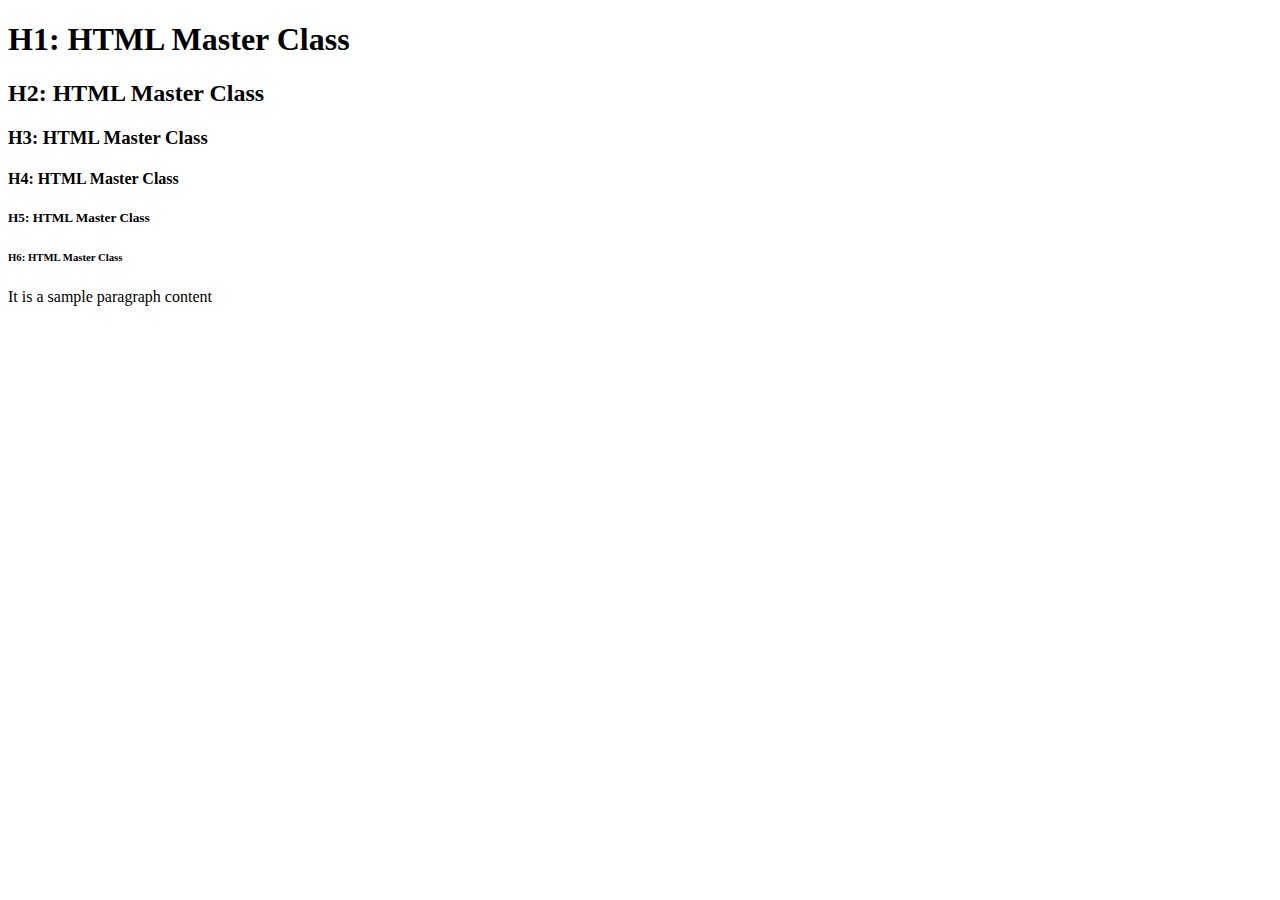
<file: Lec - 1/index.html>
<!DOCTYPE html>
<html>
    <head>
        <title>
            HTML/CSS Master class - lec-1 
        </title>
    </head>
    <body>
        <h1>H1: HTML Master Class </h1>
        <h2>H2: HTML Master Class</h2>
        <h3>H3: HTML Master Class</h3>
        <h4>H4: HTML Master Class</h4>
        <h5>H5: HTML Master Class</h5>
        <h6>H6: HTML Master Class</h6>
        <P> It is a sample paragraph content </P>
    </body>
</html>
</file>
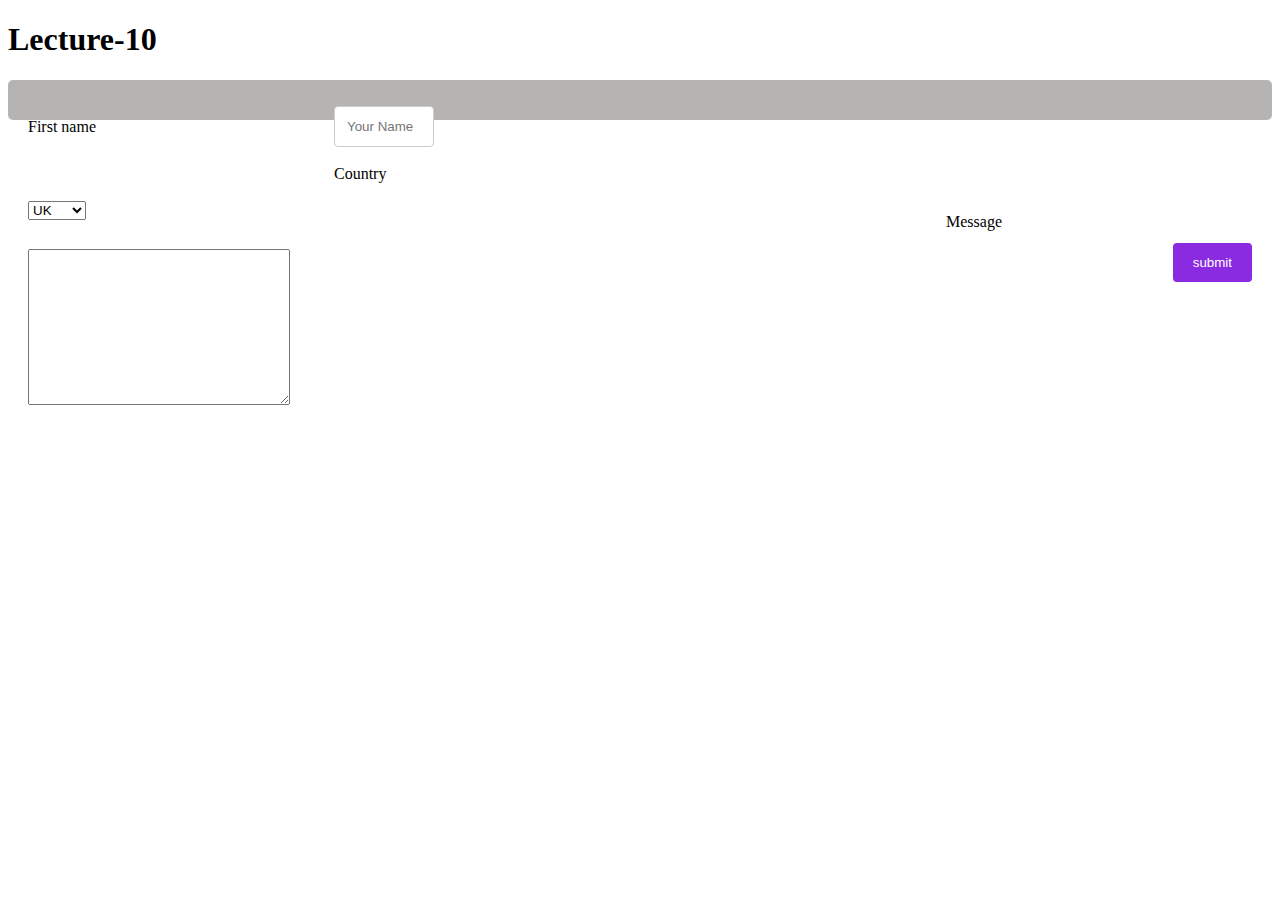
<file: Lec-10/index.html>
<!Doctype html>
<html>
    <head>
        <title>HTML / CSS Master class - Lecture 10 </title>
        <link rel="stylesheet" href="./main.css">
    </head>
    <body>
        <h1>Lecture-10</h1>

        <!-- Form -->
        <div class="container">
            <form>
                <div class="row">
                    <div class="col-25">
                        <label for="fname">First name</label>
                    </div>
                    <div class="col-75">
                        <input id="fname" type="text" name="fname" placeholder="Your Name">
                    </div>
                </div>

                <div class="row">
                    <div class="col-25">
                        <label for="country">Country</label>
                    </div>
                    <div class="col-75">
                        <select name="country" id="country">
                            <option value="UK">UK</option>
                            <option value="US">US</option>
                            <option value="korea">Korea</option>
                        </select>
                    </div>
                </div>

                <div class="row">
                    <div class="col-25">
                        <label for="message">Message</label>
                    </div>
                    <div class="col-75">
                        <textarea name="" id="" cols="30" rows="10"></textarea>
                    </div>
                </div>

                <div class="row">
                    <input type="button" value="submit">
                </div>

            </form>

        </div>
    </body>
</html>
</file>
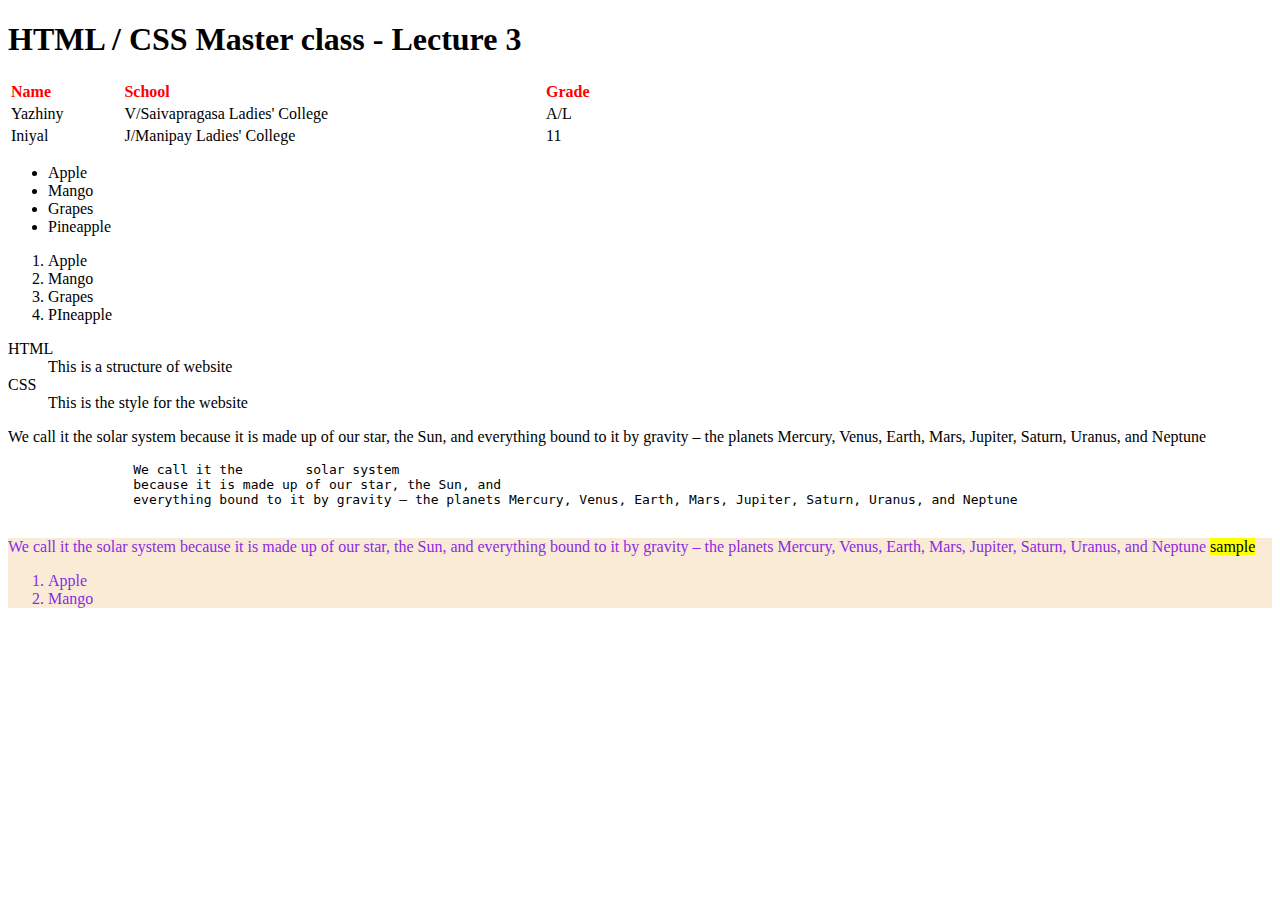
<file: Lec-3/index.html>
<!Doctype html>
<html>
    <head>
        <title> HTML / CSS Master class - Lecture 3 </title>

        <!-- External styling -->
        <link href="./main.css" rel="stylesheet"/>

        <link href="./Favicon.png"   rel="icon"/>

        <!-- internal styling -->
       <!--<style>
            .sample {
            color: blueviolet;
            background-color: antiquewhite;
            } 
        </style> -->
    </head>
    <body>
        <h1>HTML / CSS Master class - Lecture 3</h1>
        <table style="width: 50%;"> <!-- To create table -->
            <tr style="text-align: left; color: red;"> <!-- tr - Table row -->
                <th> Name </th> <!-- th - Table Head -->
                <th> School </th>
                <th> Grade </th>
            </tr>
            <tr>
                <td> Yazhiny </td> <!-- td - Table data -->
                <td> V/Saivapragasa Ladies' College </td>
                <td> A/L </td>
            </tr>
            <tr>
                <td> Iniyal </td>
                <td> J/Manipay Ladies' College </td>
                <td> 11 </td>
            </tr>
        </table>
        <!-- Ctrl + / => Short key for comment -->
        <!-- HTML Lists -->
            <!-- 1. Unordered list -->
            <ul>
                <li>Apple</li>
                <li>Mango</li>
                <li>Grapes</li>
                <li>Pineapple</li>
            </ul>

            <!-- 2.ordered list -->
            <ol>
                <li>Apple</li>
                <li>Mango</li>
                <li>Grapes</li>
                <li>PIneapple</li>
            </ol>

            <!-- 3.Description list -->
            <dl>
                <dt>HTML</dt>    <!-- dt => Description table -->
                <dd>This is a structure of website</dd>  <!-- dd => Description data -->
                <dt>CSS</dt>
                <dd>This is the style for the website </dd>
            </dl>

           
            <p> 
                We call it the        solar system 
                because it is made up of our star, the Sun, and 
                everything bound to it by gravity – the planets Mercury, Venus, Earth, Mars, Jupiter, Saturn, Uranus, and Neptune
            </p>

             <!-- pre tag -->
            <pre>
                We call it the        solar system 
                because it is made up of our star, the Sun, and 
                everything bound to it by gravity – the planets Mercury, Venus, Earth, Mars, Jupiter, Saturn, Uranus, and Neptune
            </pre>

            <!-- HTML block element & inline elements -->
            <div class="sample">     <!-- div is used as a container for other HTML elements -->
                <p> 
                    We call it the solar system because it is made up of our star, the Sun, and everything bound to it by gravity – the planets Mercury, Venus, Earth, Mars, Jupiter, Saturn, Uranus, and Neptune
                    <mark>sample</mark>
                    <ol>
                        <li>Apple</li>
                        <li>Mango</li>
                    </ol>
                </p>
            </div>    
    </body>
</html>
</file>
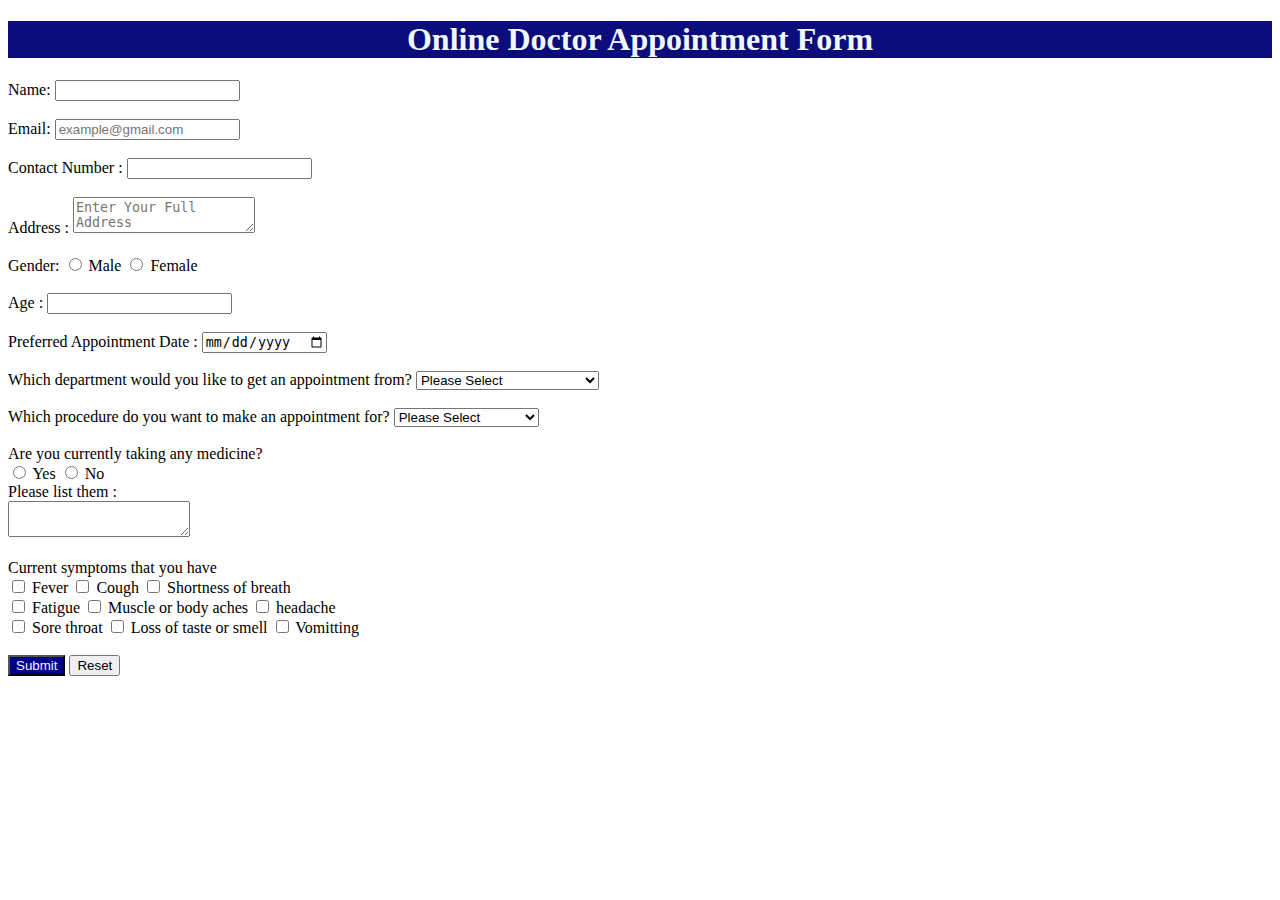
<file: Lec-4/index.html>
<!Doctype html>
<html>
    <head>
        <title>HTML CSS Master class - Lecture 4</title>
    </head>
    <body>
        <h1 style="color: aliceblue; background-color: rgba(2, 2, 117, 0.961);" > <center> Online Doctor Appointment Form </center> </h1>

        <!-- HTML Forms -->
        <form>
            <label for="name">Name:</label>
            <input type="text" id="name" name="name" ><br><br>
            
            <label for="email">Email:</label>
            <input type="email" id="email" name="email" placeholder="example@gmail.com"><br><br>

            <label for="number">Contact Number : </label>
            <input type="text" id="number" name="number"><br><br>

            <label for="address">Address : </label>
            <textarea name="address" id="address" placeholder="Enter Your Full Address"></textarea><br><br>

            <label for="gender">Gender: </label>
            <input type="radio" id="male" name="male" value="male">
            <label for="male">Male</label>
            <input type="radio" id="Female" name="Female" value="Female">
            <label for="Female">Female</label><br><br>

            <label for="age">Age : </label>
            <input type="number" step="1" id="age" name="age"><br><br>

            <label for="date">Preferred Appointment Date : </label>
            <input type="date" id="date" name="date"><br><br>
             
            <!-- Drop down  -->
            <label for="department">Which department would you like to get an appointment from? </label>
            <select name="department" id="department">
                <option>Please Select</option>
                <option value="emergency">Emergency Department</option>
                <option value="internal medi">Internal Madicine</option>
                <option value="surgery">Surgery</option>
                <option value="obstetrics">Obstetrics and Gynecology</option>
                <option value="pediarics">Pediartics</option>
            </select><br><br>

            <label for="procedure">Which procedure do you want to make an appointment for? </label>
            <select name="procedure" id="procedure">
                <option>Please Select</option>
                <option value="mediexam">Medical Examination</option>
                <option value="checkup">Check-up</option>
                <option value="doctorcheck">Doctor check</option>
                <option value="result">Result Analysis</option>
            </select><br><br>

            <label for="medicine">Are you currently taking any medicine? </label><br>
            <input type="radio" id="yes" name="yes" value="yes">
            <label for="yes">Yes</label>
            <input type="radio" id="no" name="no" value="no">
            <label for="no">No</label><br>

            <label for="list">Please list them : </label><br>
            <textarea name="list" id="list"></textarea><br><br>
             
            <!-- check box -->
            <label for="symptoms">Current symptoms that you have </label><br>
            <input type="checkbox" id="fever" name="fever">
            <label for="fever">Fever</label>
            <input type="checkbox" id="cough" name="cough">
            <label for="cough">Cough</label>
            <input type="checkbox" id="breath" name="breath">
            <label for="breath">Shortness of breath</label><br>
            <input type="checkbox" id="fatigue" name="fatigue">
            <label for="fatigue">Fatigue</label>
            <input type="checkbox" id="aches" name="aches">
            <label for="aches">Muscle or body aches</label>
            <input type="checkbox" id="headache" name="headache">
            <label for="headache">headache</label><br>
            <input type="checkbox" id="sore" name="sore">
            <label for="sore">Sore throat</label>
            <input type="checkbox" id="taste" name="taste">
            <label for="taste"> Loss of taste or smell</label>
            <input type="checkbox" id="vomitting" name="vomitting">
            <label for="vomitting">Vomitting</label><br><br>

            <input type="submit" value="Submit" style="color: whitesmoke; background-color:darkblue;">
            <button type="reset" value="reset" co>Reset</button>
            

        </form>
    </body>
</html>
</file>
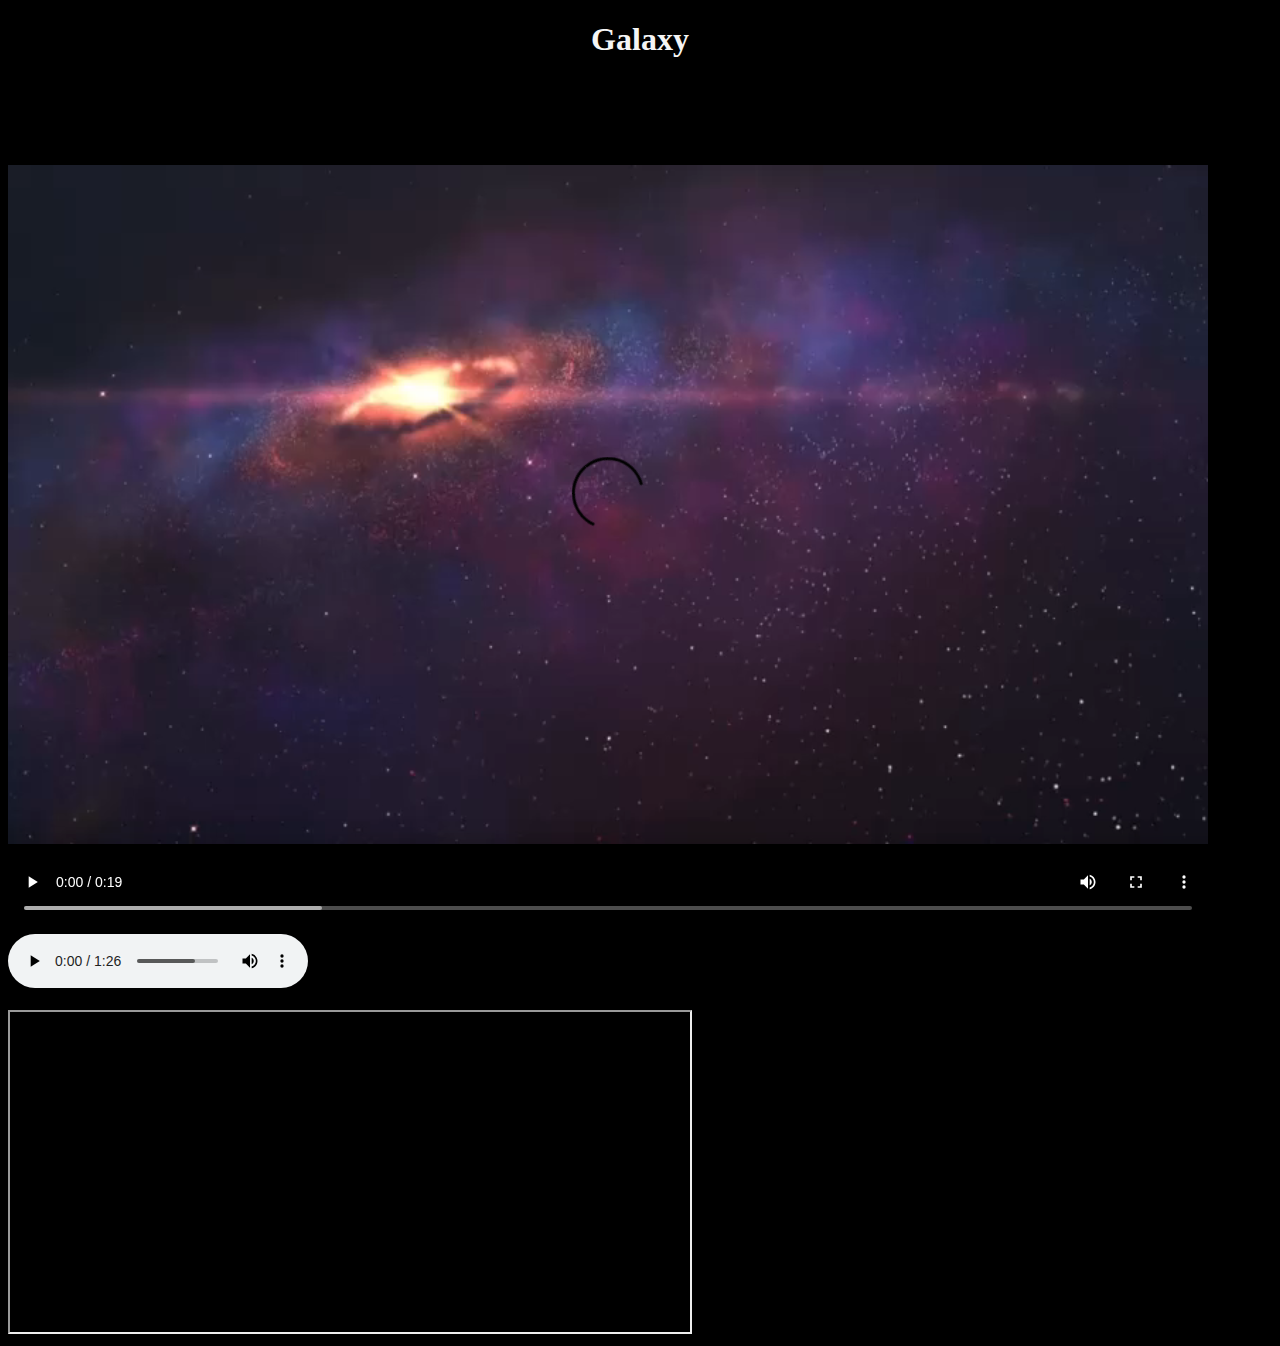
<file: Lec-5/index.html>
<!Doctype html>
<html>
    <head>
        <title> HTML / CSS Master class - Lectur 5</title>
        <style>
            h1{ color: whitesmoke;}
            body {background-color: black;}
        </style>
    </head>

    <body>
        <center><h1> Galaxy </h1></center>

        <video width="1200" height="850" controls>
        <source src="./Assets/Galaxy.mp4" type="video/mp4">
        </video> 

        <audio controls autoplay>
            <source src="./Assets/Galaxy.mp3">
        </audio><br><br>

        <!-- HTML Iframes -->
        <iframe src="https://www.programiz.pro/" title="programiz iframe" height="320" width="680">
        </iframe>

    </body>
</html>
</file>
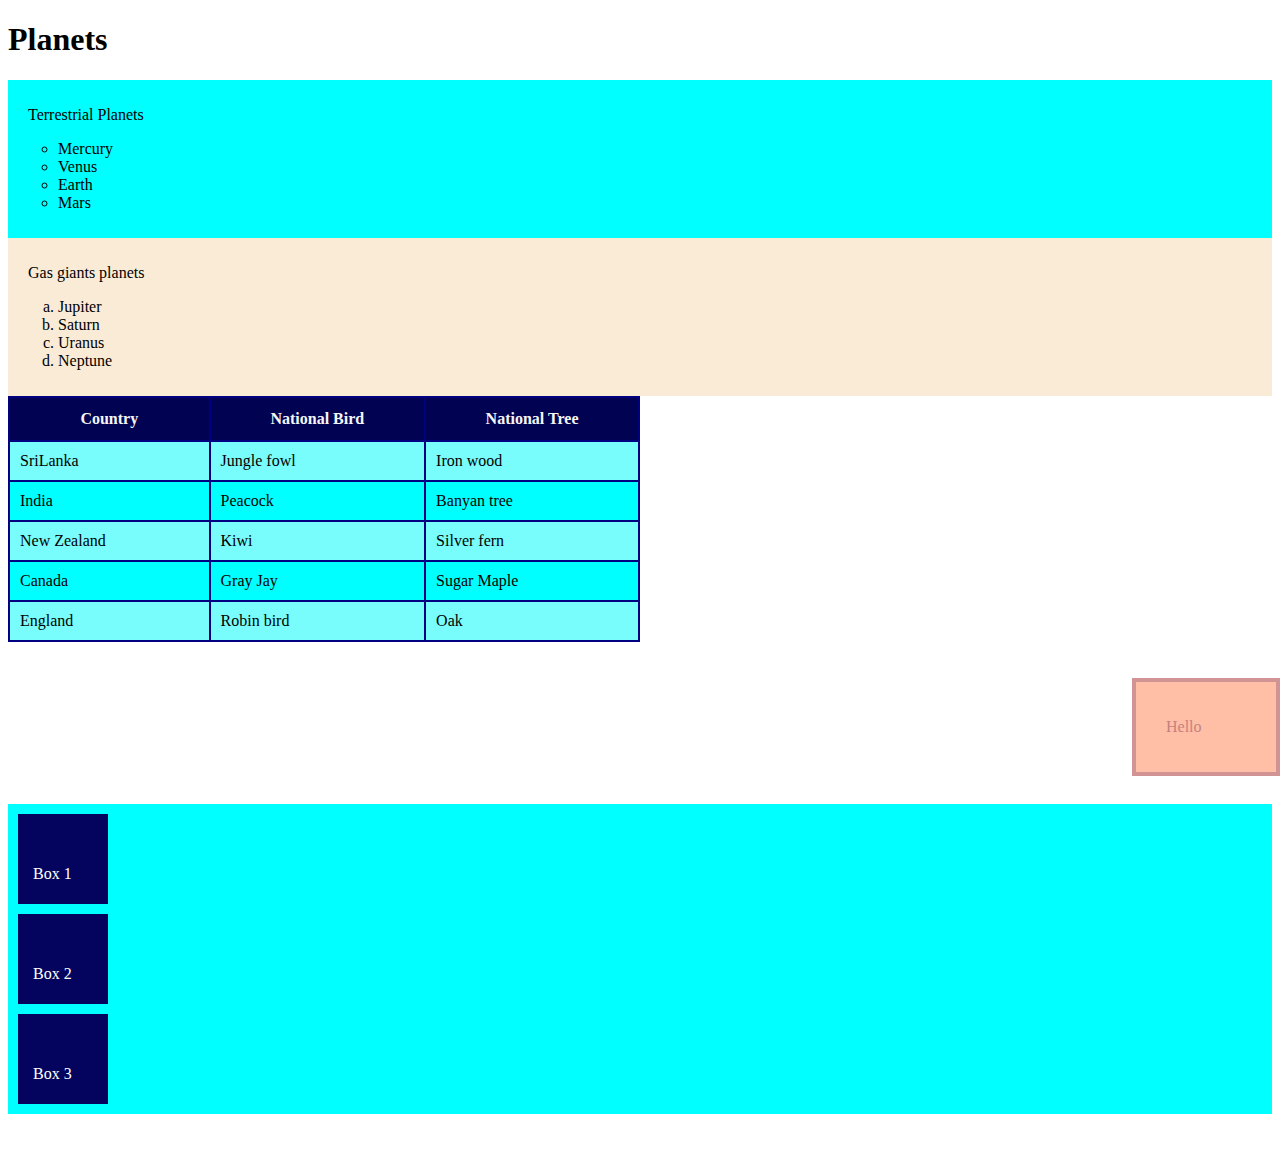
<file: Lec-8/index.html>
<!DOCTYPE html>
<html>
    <head>
        <title> HTML / CSS Master class - Lecture 8 </title>
        <link rel="stylesheet" href="./main.css">
    </head>

    <body>
        <h1>Planets</h1>

        <!-- List Style -->
        <div id="ul">
            <p> Terrestrial Planets</p>
            <ul class="list1">
                <li>Mercury</li>
                <li>Venus</li> 
                <li>Earth</li>
                <li>Mars</li>
            </ul>
        </div>
        <div id="ol">
            <p>Gas giants planets</p>
            <ol class="list2">
                <li>Jupiter</li>
                <li>Saturn</li>
                <li>Uranus</li>
                <li>Neptune</li>
            </ol>
        </div>

        <!-- Table Style -->
        <table class="country">
            <tr>
                <th>Country</th>
                <th>National Bird</th>
                <th>National Tree</th>
            </tr>

            <tr>
                <td>SriLanka</td>
                <td>Jungle fowl</td>
                <td>Iron wood</td>
            </tr>

            <tr>
                <td>India</td>
                <td>Peacock</td>
                <td>Banyan tree</td>
            </tr>

            <tr>
                <td>New Zealand</td>
                <td>Kiwi</td>
                <td>Silver fern</td>
            </tr>

            <tr>
                <td>Canada</td>
                <td>Gray Jay</td>
                <td>Sugar Maple</td>
            </tr>

            <tr>
                <td>England</td>
                <td>Robin bird</td>
                <td>Oak</td>
            </tr>

        </table>

        <br><br>

        <!-- Position -->
        <div class="position">
             <p>Hello</p>
        </div>

        <br><br><br><br><br><br><br>

        <div class="flex-box">
            <div class="box1">
                <p>Box 1</p>
            </div>
            <div class="box2">
                <p>Box 2</p>
            </div>
            <div class="box3">
                <p>Box 3</p>
            </div>
        </div>

        <br><br>

    </body>
</html>
</file>
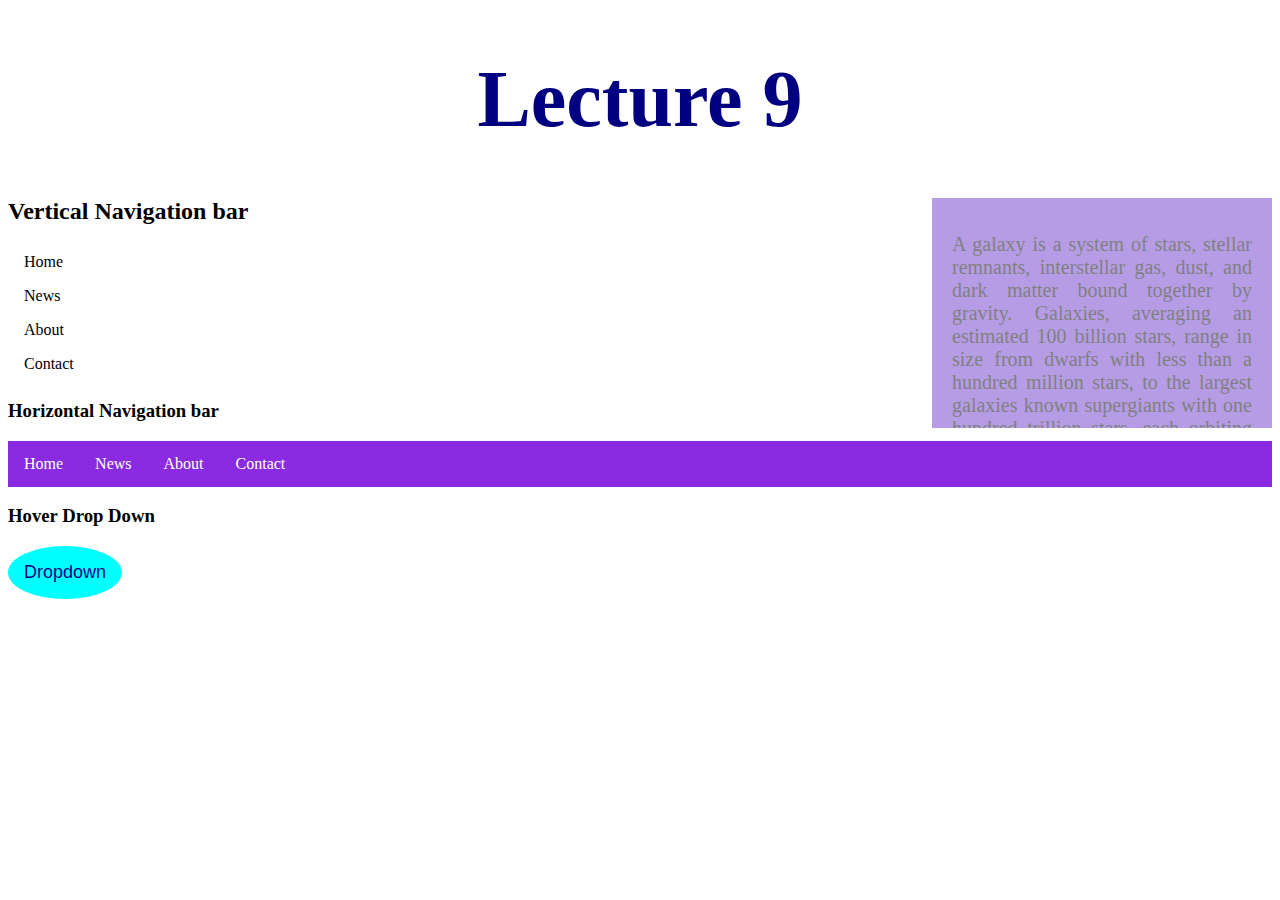
<file: Lec-9/index.html>
<!Doctype html>
<html>
    <head>
        <title> HTML / CSS Master class - Lecture 9</title>
        <link rel="stylesheet" href="./main.css">
        <link rel="stylesheet" href="https://fonts.googleapis.com/css?family=Sofia&effect=neon|outline|emboss|shadow-multiple">
    </head>
    <body>
        <h1 class="font-effect-neon">Lecture 9</h1>

        <!-- over flow  -->
        <div class="overflow-div">
            <p> 
                A galaxy is a system of stars, stellar remnants, interstellar gas, dust, and dark matter bound together by gravity.
                Galaxies, averaging an estimated 100 billion stars, range in size from dwarfs with less than a hundred million stars,
                to the largest galaxies known supergiants with one hundred trillion stars, each orbiting its galaxy's center of mass. 
                Most of the mass in a typical galaxy is in the form of dark matter, with only a few percent of that mass visible in the 
                form of stars and nebulae. Supermassive black holes are a common feature at the centres of galaxies.
            </p>
        </div>
            
        <!-- Navigation bar -->
        <h2> Vertical Navigation bar </h2>
        <ul class="vertical">
            <li><a href="#home">Home</a></li>
            <li><a href="#news">News</a></li>
            <li><a href="#about">About</a></li>
            <li><a href="#contact">Contact</a></li>
        </ul>

        <h3> Horizontal Navigation bar </h3>
        <ul class="horizontal">
            <li><a href="#home">Home</a></li>
            <li><a href="#news">News</a></li>
            <li><a href="#about">About</a></li>
            <li><a href="#contact">Contact</a></li>
        </ul>
        
        <!-- Drop down -->
        <h3> Hover Drop Down </h3>
        <div class="dropdown">
            <button class="dropdown-btn">Dropdown</button>
            <div class="dropdown-content">
                <a href="">link 1</a>
                <a href="">link 2</a>
                <a href="">link 3</a>
                <a href="">link 4</a>
            </div>
            
        </div>
    </body>
</html>
</file>
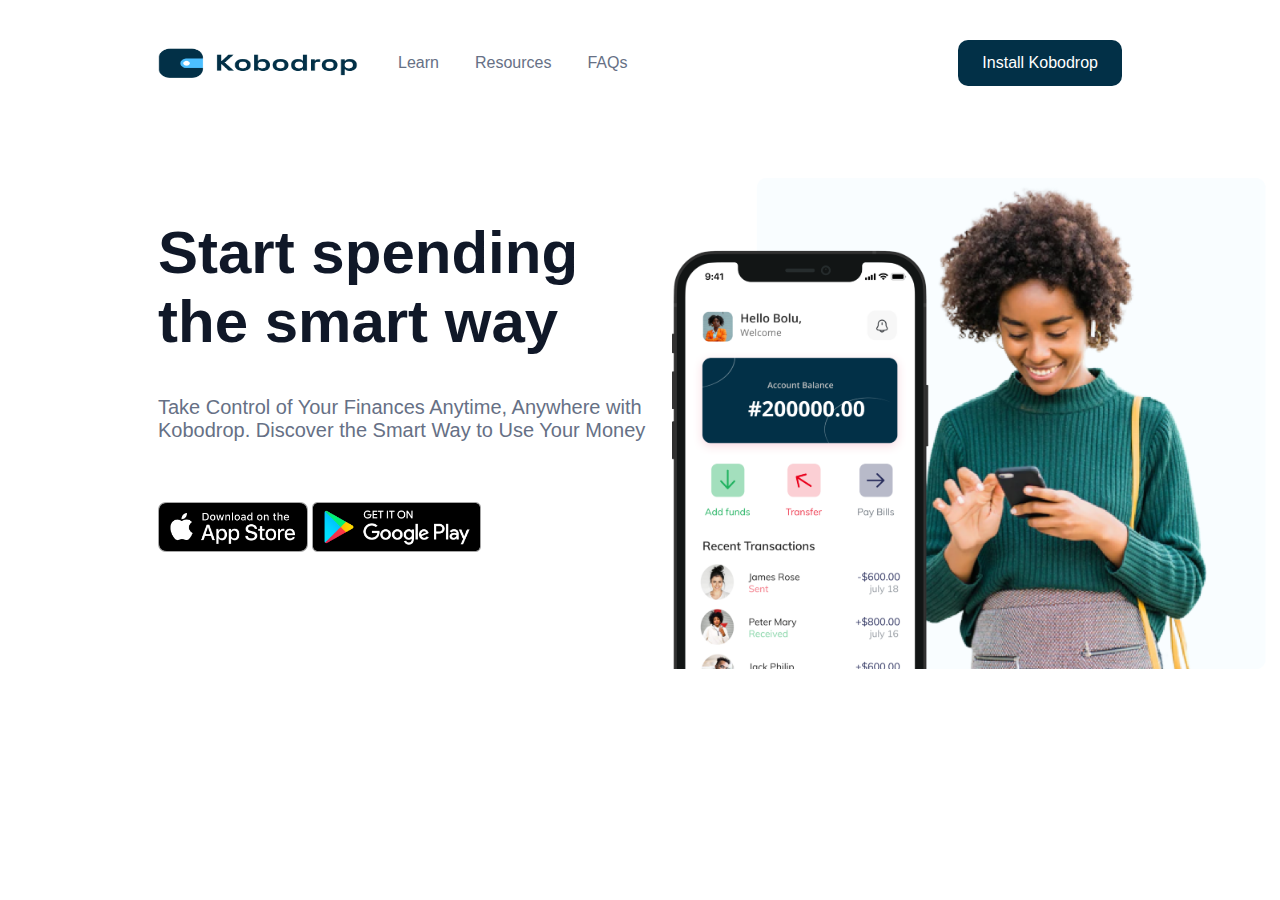
<file: website/index.html>
<!Doctype html>
<html>
    <head>
        <title>
            HTML / CSS Master class - Lecture 11
        </title>
        <link rel="stylesheet" href="./css/main.css">
    </head>
    <body>
        <!-- Navigation bar -->
        <nav class="navbar">
            <div class="nav-left">           
                <img class="nav-logo" src="./images/logo.png" alt="logo"/>
                <div class="nav-links">
                    <a href="#learn">
                        <p>Learn</p>
                    </a>

                    <a href="#resources">
                        <p>Resources</p>
                    </a>

                    <a href="#faq">
                        <p>FAQs</p>
                    </a>
                </div>
            </div>
            <div class="nav-right">
                    Install Kobodrop
            </div>

        </nav>
        <!-- Hero section -->
        <section class="hero">
            <div class="hero-content">
                <h1 class="hero-heading">Start spending the smart way</h1>
                <p class="hero-subheading">
                    Take Control of Your Finances Anytime, Anywhere with Kobodrop. Discover the Smart Way to Use Your Money
                </p>
                <div class="hero-app">
                    <img src="./images/app store.png" alt="App Store" />
                    <img src="./images/play store.png" alt="Google Play">
                </div>
            </div>
            <div class="hero-img">
                <img src="./images/hero.png" alt="Hero">
            </div>
        </section>

        <!-- Product -->
        <section class="product">

        </section>
    </body>
</html>
</file>
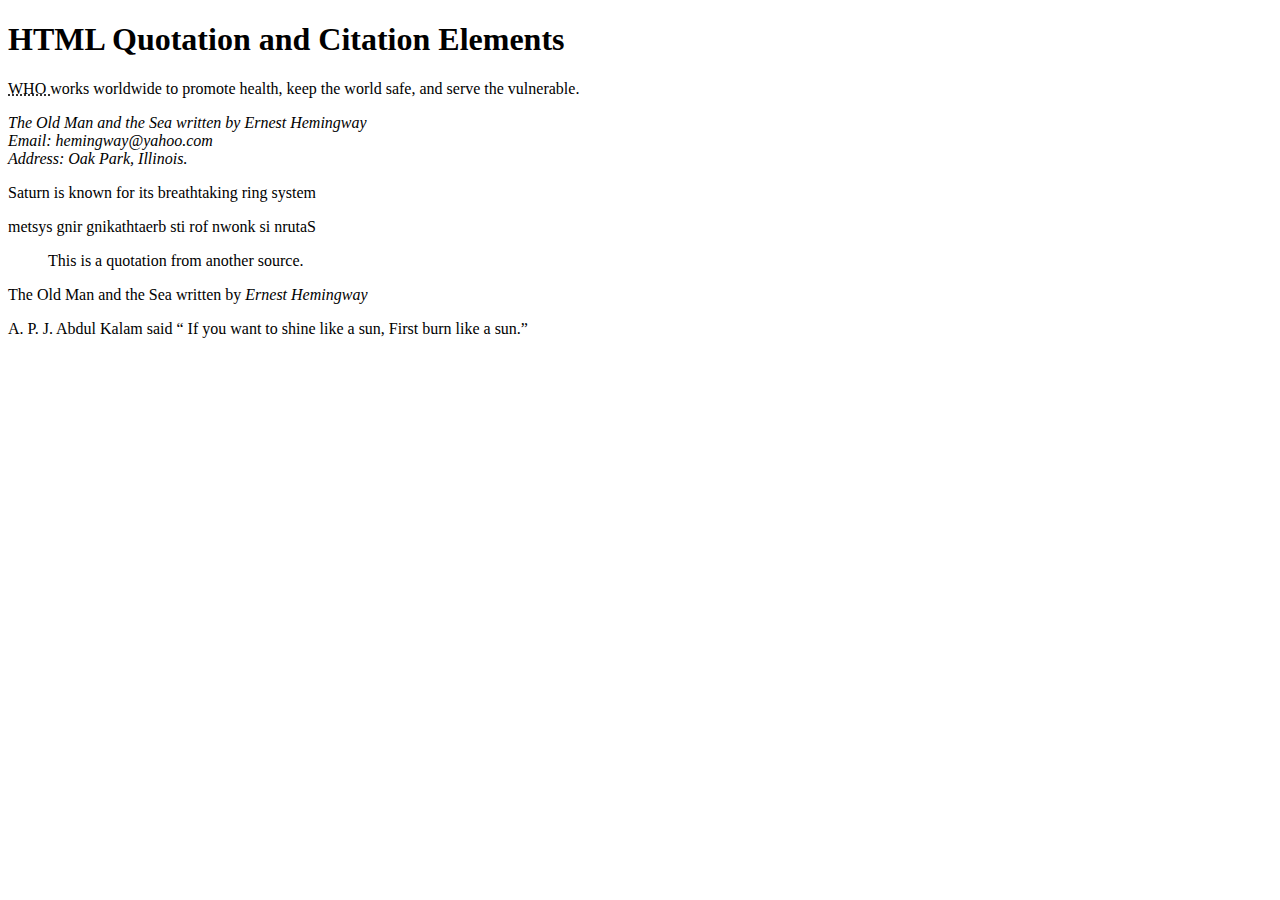
<file: Lec-2/HW.html>
<!Doctype html>
<html>
    <head>
        <title> HTML CSS MAster class - Lecture 2 </title>
    </head>
    <body>
        <h1> HTML Quotation and Citation Elements </h1>
        <!--define an abbreviation or an acronym, and it often includes the full expanded version as a title attribute.-->
        <p>
            <abbr title="World Health Organization">WHO </abbr> works worldwide to promote health, keep the world safe, and serve the vulnerable. 
        </p>

        <!-- contact information for the author or owner of a document, or addresses-->
        <address>
            <p>
                The Old Man and the Sea written by Ernest Hemingway <br> Email: hemingway@yahoo.com <br> Address:  Oak Park, Illinois.
            </p>
        </address>

        <!-- text direction -->
        <p>
            <bdo dir="ltr"> Saturn is known for its breathtaking ring system </bdo>
        </p>
        <p>
            <bdo dir="rtl"> Saturn is known for its breathtaking ring system </bdo>
        </p>

        <!-- section that is quoted from another source -->
        <blockquote>
            <p>
                This is a quotation from another source.
            </p>
        </blockquote>

        <!-- Defines the title of a work-->
        <p>
            The Old Man and the Sea written by <cite>Ernest Hemingway</cite>
        </p>

        <!-- Definee a short inline quotation -->
        <p>
            A. P. J. Abdul Kalam said <q> If you want to shine like a sun, First burn like a sun.</q>
        </p>
    </body>
</html>
</file>
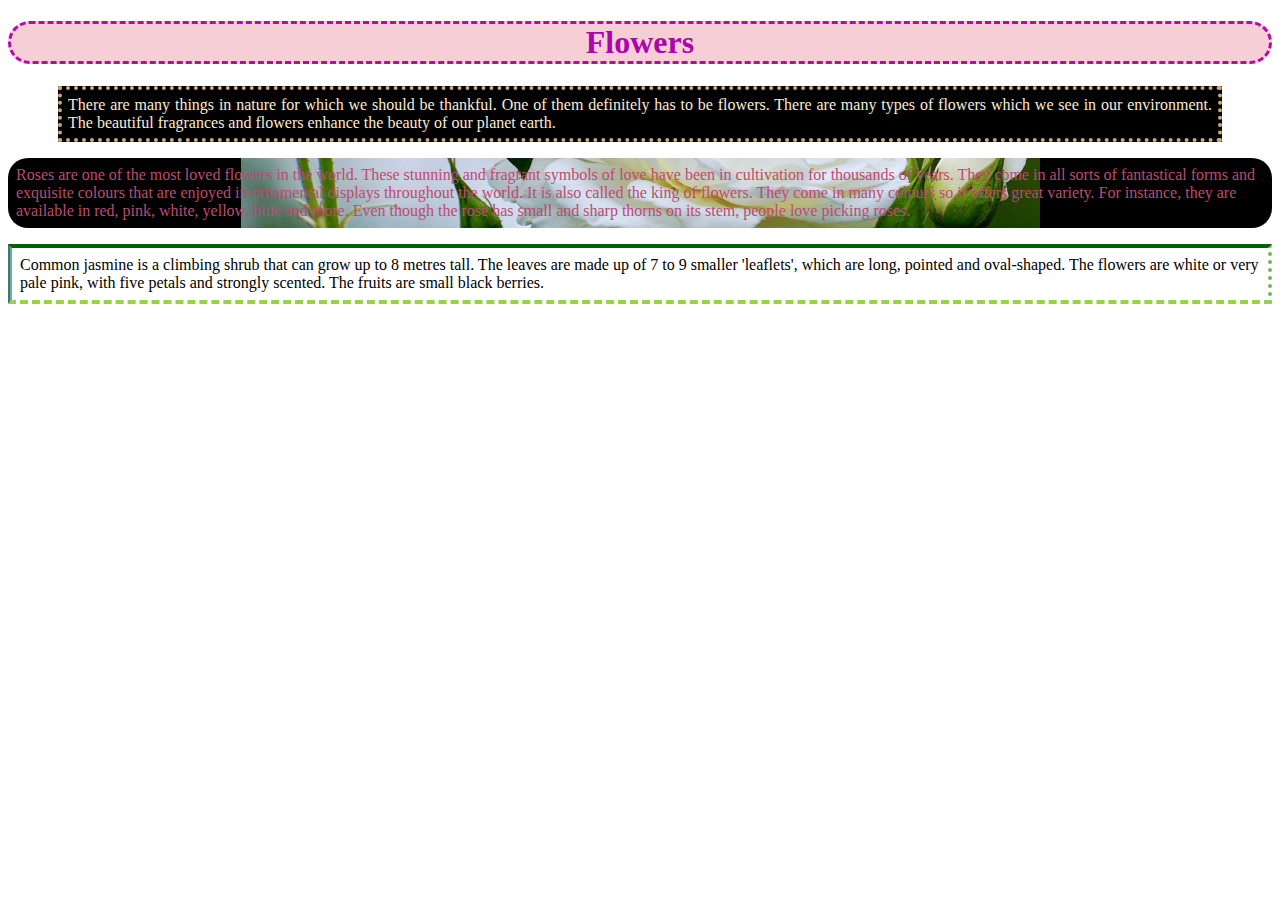
<file: Lec-6/flowers.html>
<!Doctype html>
<html>
    <head>
        <meta name="viewport" content="width=device-width, initial-scale=1.0">
        <title>HTML / CSS Master class - Lecture 6</title>
        <!-- Link to external CSS file  -->
        <link rel="stylesheet" href="./flowers.css">
    </head>
    <body>
        <h1>Flowers</h1>
        <p id="flowers">
            There are many things in nature for which we should be thankful. 
            One of them definitely has to be flowers. 
            There are many types of flowers which we see in our environment. 
            The beautiful fragrances and flowers enhance the beauty of our planet earth. 
        </p>

        <p class="rose">
            Roses are one of the most loved flowers in the world. 
            These stunning and fragrant symbols of love have been in cultivation for thousands of years. 
            They come in all sorts of fantastical forms and exquisite colours that are enjoyed in ornamental displays throughout the world.
            It is also called the king of flowers. They come in many colours so it offers great variety.
            For instance, they are available in red, pink, white, yellow, blue and more.
            Even though the rose has small and sharp thorns on its stem, people love picking roses.
        </p>

        <p id="jasmine">
            Common jasmine is a climbing shrub that can grow up to 8 metres tall. 
            The leaves are made up of 7 to 9 smaller 'leaflets', which are long, pointed and oval-shaped. 
            The flowers are white or very pale pink, with five petals and strongly scented. 
            The fruits are small black berries.
        </p>

    </body>
</html>
</file>
<file: Lec-10/main.css>
.container {
    border-radius: 5px;
    background-color: rgb(182, 179, 179);
    padding: 20px;
}

.col-25 {
    float: left;
    width: 25%;
    margin-top: 6px;
}

.col-75 {
    float: left;
    width: 75%;
    margin-top: 6px;
}

input[type=button] {
    background-color: blueviolet;
    color: white;
    padding: 12px 20px;
    border: none;
    border-radius: 4px;
    cursor: pointer;
    float: right;

}

label {
    padding: 12px 12px 12px 0px;
    display: inline-block;
}

input[type=text]{
    width: 100px;
    padding: 12px;
    border: 1px solid #ccc;
    border-radius: 4px;
    resize: vertical;
    box-sizing: border-box;

}
</file>
<file: Lec-3/main.css>
.sample {
    color: blueviolet;
    background-color: antiquewhite;
</file>
<file: Lec-8/main.css>
/* List Style */
ul.list1{
    /* un-ordered List style types : circle, disc, square & none */
    list-style-type: circle;
}

ol.list2{
    /* Ordered list types : lower-alpha, upper-alpha, decimal, decimal-leading-zero, 
    lower-roman & upper-roman*/
    list-style-type: lower-alpha;
}

#ul {
    background-color: aqua;
    padding: 10px;
}

#ol {
    background-color: antiquewhite;
    padding: 10px;
}

p {
    margin-left: 10px;
}

/* Table Style */
.country {
    background-color: aqua;
    padding: 20px;
    font-family: 'Times New Roman', Times, serif;
    border-collapse: collapse;
    width: 50%;
    /* display: none; */
    /* display: block; */
}

.country th, .country td {
    border: 2px solid navy;
    padding: 10px;
}

.country th {
    padding-top: 12px;
    padding-bottom: 12px;
    color: whitesmoke;
    font-weight: bold;
    text-align: center;
    background-color: rgb(2, 2, 83);
}

.country tr:nth-child(even){
    background-color: rgb(121, 252, 252);

}

.position {
    display: block;
    background-color: coral;
    color: darkred;
    border: 4px solid brown;
    padding: 20px;
    width: 100px;
    position: absolute;
    right: 0%;
    opacity: 0.5;
}

.flex-box {
    background-color: aqua;
    display: flex;
    flex-direction: column;
    gap: 10px;
    padding: 10px;
}

.flex-box .box1, .flex-box .box2, .flex-box .box3 {
    background-color: rgb(4, 4, 94);
    color: white;

    height: 80px;
    width: 80px;
    padding: 5px;
    
    display: flex;
    justify-content: start;
    align-items: end;
}
</file>
<file: Lec-9/main.css>
h1 {
    text-align: center;
    color: navy;
    font-size: 80px;
}



body{
    /* background-image: url(../Exercise/galaxy/galaxy.jpg); */
    background-color:rgb(255, 255, 255);
}
.overflow-div {
    height: 200px;
    width: 300px;
    background-color:rgb(108, 57, 202);

    padding: 15px 20px 15px 20px;
    /* top:15px right:20px bottom:15px left:20px  */

    /* padding: 15px 20px; 
        X-axis : 20px , Y-axis : 15px */

    text-align: justify;

    /* overflow: hidden;
        overflow: visible;
        overflow: scroll;
        overflow: auto; */

    overflow-y: scroll;

    float: right;
    opacity: 0.5;
}

.overflow-div p {
    font-size: 20px;
}

.overflow-div:hover {
    background-color: black;
    color: white;
    cursor: pointer;
    opacity: 1;
}

.vertical {
    list-style-type:none;
    margin: 0;
    padding: 0;
    width: 200px;
}

.vertical li a {
    display: block;
    color: black;
    padding: 8px 16px;
    text-decoration: none;
}

.vertica li a:hover {
    background-color: dimgray;
    color: white;
}

.horizontal {
    list-style-type: none;
    margin: 0;
    padding: 0;
    background-color: blueviolet;
    overflow: hidden;
}

.horizontal li {
    float: left;
}

.horizontal li a {
    display: block;
    color: white;
    text-align: center;
    padding: 14px 16px;
    text-decoration: none;
}

.horizontal li a:hover {
    background-color: rgb(87, 5, 87);

}

/* Dropdown */
.dropdown {
    position: relative;
    display: inline-block;
}

.dropdown-btn {
    background-color: aqua;
    color: navy;
    padding: 16px;
    font-size: 18px;
    border: none;
    border-radius: 50%;
    cursor: pointer;
}

.dropdown-content {
    display: none;
    position: absolute;
    background-color: rgb(227, 225, 225);
    min-width: 150px;
    box-shadow: 0px 8px 16px 0px rgba(0, 0, 0, 0.2);
}

.dropdown-content a {
    display: block;
    color: black;
    padding: 12px 16px;
    text-decoration: none;

}

.dropdown:hover .dropdown-btn{
    background-color:rgb(2, 2, 66) ;
    color: aliceblue;
    border: none;
    border-radius: 50%;
}

.dropdown:hover .dropdown-content {
    display: block;
}
</file>
<file: website/css/main.css>
body {
    font-family: "Inter", sans-serif;
}

/* Navigation bar styling */

.navbar {
    display: flex;
    flex-direction: row;
    padding: 30px 150px;
    justify-content: space-between;
    align-items: center;
}

.nav-left {
    display: flex;
    flex-direction: row;
    align-items: center;
    gap: 40px;
}

.nav-logo {
    width: 200px;
    height: 30px;
}

.nav-links {
    display: flex;
    flex-direction: row;
    gap: 36px;
    text-decoration: none;
    list-style-type: none;
}

.nav-links a {
    color: #667085;
    text-decoration: none;
    font-weight: 700px;
}

.nav-links a:hover{
    color: #023047;
}

.nav-right {
    background-color: #023047;
    color: white;
    padding: 14px 24px;
    border-radius: 10px;
}

/* Hero section styling */
.hero{
    display: flex;
    flex-direction: row;
    margin-top: 60px;
}

.hero-content{
    width: 50%;
    padding-left: 150px;
}

.hero-content .hero-heading{
    font-size: 60px;
    color: #101828;
}

.hero-content .hero-subheading{
    font-size: 20px;
    color: #667085;
}

.hero-app {
    margin-top: 60px;
}

.hero-app img{
    height: 50px;
}

.hero-img{
    width: 50%;
    
}

.hero-img img {
    width: 100%;
    width: 600px;
    float: right;
}
</file>
<file: Lec-6/flowers.css>
/* element selector */
h1{
    color: rgb(172, 5, 169);
    background-color: rgb(246, 206, 213);
    border: 3px dashed rgb(185, 8, 168);
    border-radius: 50px;
    text-align: center;
}

/*  id selector */
#flowers {
    color: antiquewhite;
    background-color: black;
    text-align: justify;
    border: 4px dotted rgb(206, 168, 121);
    padding: 6px;
    margin-left: 50px;
    margin-right: 50px;
}

/* class selector */
.rose {
    color: rgb(188, 75, 113);
    background-color: black;
    border: 2px solid whitesmoke;
    padding: 8px;
    background-image: url(./Rose.png);
    background-position: center;
    background-repeat: no-repeat;
    border: none;
    border-radius: 20px;
}

#jasmine {
    border-top: 4px solid darkgreen;
    border-right: 4px dotted  rgb(101, 192, 68) ;
    border-bottom: 4px dashed hsl(88, 62%, 56%) ;
    border-left: 4px groove  rgba(56, 163, 138, 0.8) ;
    padding: 8px;
}
</file>
